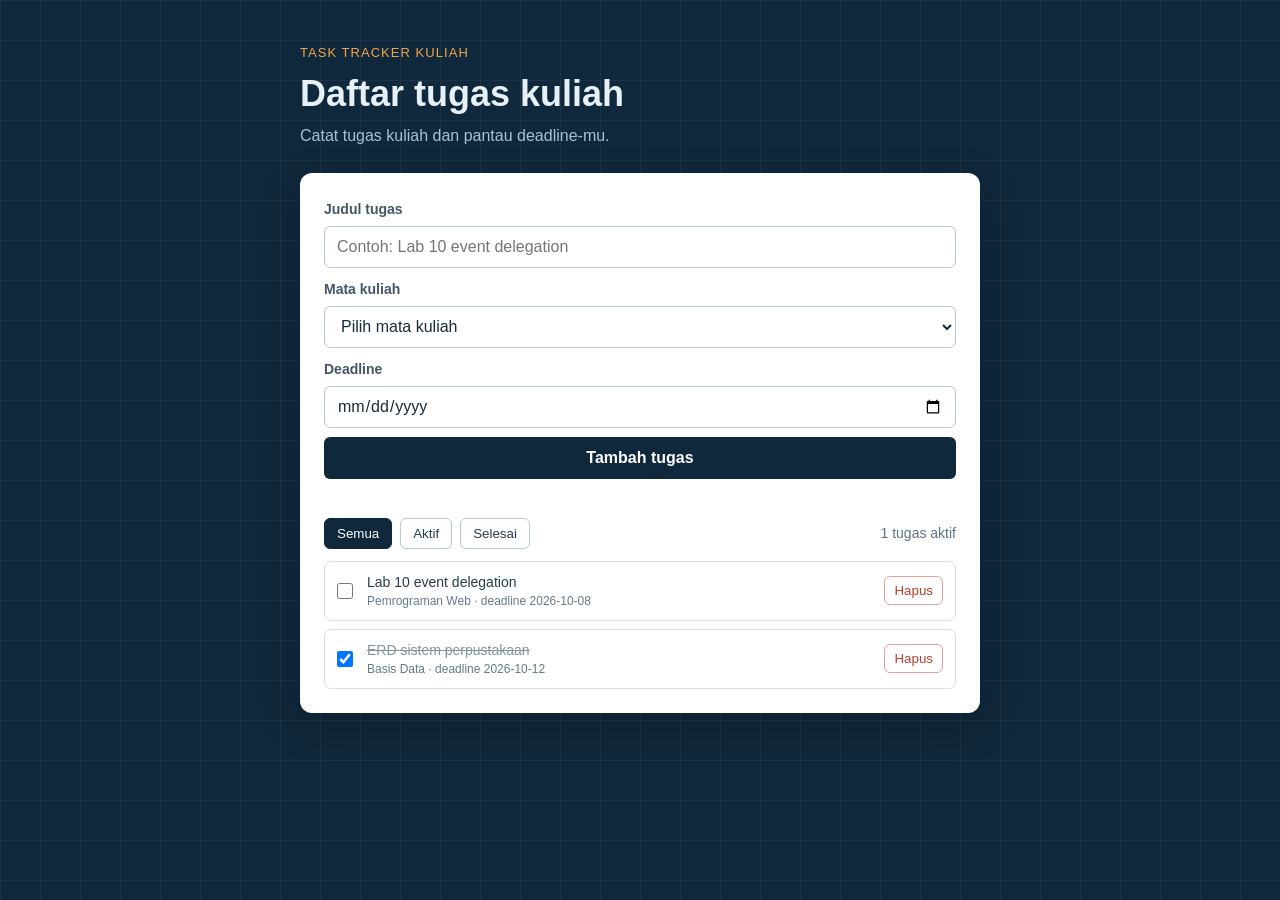
<file: tracker-v1/index.html>
﻿<!doctype html>
<html lang="id">
  <head>
    <meta charset="utf-8" />
    <meta name="viewport" content="width=device-width, initial-scale=1" />
    <meta name="theme-color" content="#10283b" />
    <title>Task Tracker Kuliah</title>
    <link rel="stylesheet" href="style.css" />
    <script src="app.js" defer></script>
  </head>
  <body>
    <main class="app">
      <header class="app-header">
        <p class="eyebrow">Task Tracker Kuliah</p>
        <h1>Daftar tugas kuliah</h1>
        <p class="intro">Catat tugas kuliah dan pantau deadline-mu.</p>
      </header>

      <section class="tracker" aria-label="Task Tracker Kuliah">
        <form id="task-form" class="task-form">
          <label for="task-title">Judul tugas</label>
          <input id="task-title" name="judul" type="text" minlength="3" placeholder="Contoh: Lab 10 event delegation" required />

          <label for="task-course">Mata kuliah</label>
          <select id="task-course" name="matkul" required>
            <option value="">Pilih mata kuliah</option>
            <option value="Pemrograman Web">Pemrograman Web</option>
            <option value="Basis Data">Basis Data</option>
            <option value="Struktur Data">Struktur Data</option>
          </select>

          <label for="task-deadline">Deadline</label>
          <input id="task-deadline" name="deadline" type="date" required />

          <button type="submit">Tambah tugas</button>
          <p id="form-message" class="form-message" aria-live="polite"></p>
        </form>

        <div class="task-toolbar">
          <div class="filters" role="group" aria-label="Filter tugas">
            <button class="filter-button is-active" type="button" data-filter="semua" aria-pressed="true">Semua</button>
            <button class="filter-button" type="button" data-filter="aktif" aria-pressed="false">Aktif</button>
            <button class="filter-button" type="button" data-filter="selesai" aria-pressed="false">Selesai</button>
          </div>
          <p id="task-counter" class="task-counter" aria-live="polite">0 tugas aktif</p>
        </div>

        <ul id="task-list" class="task-list" aria-label="Daftar tugas"></ul>
        <p id="empty-state" class="empty-state">Belum ada tugas. Tambahkan tugas pertamamu.</p>
      </section>
    </main>
  </body>
</html>
</file>
<file: tracker-v1/style.css>
﻿:root {
  color-scheme: light;
  font-family: Arial, Helvetica, sans-serif;
  color: #172b3b;
  background: #10283b;
  font-synthesis: none;
  text-rendering: optimizeLegibility;
}

* { box-sizing: border-box; }

body {
  min-width: 320px;
  min-height: 100vh;
  margin: 0;
  padding: 32px 20px;
  background-color: #10283b;
  background-image: linear-gradient(#ffffff0d 1px, transparent 1px), linear-gradient(90deg, #ffffff0d 1px, transparent 1px);
  background-size: 40px 40px;
}

.app { width: min(100%, 680px); margin: 0 auto; }
.app-header { margin-bottom: 24px; color: #e6f0f7; }
.eyebrow { color: #f1a54b; font-size: 13px; letter-spacing: .08em; text-transform: uppercase; }
h1 { margin: 8px 0; font-size: clamp(26px, 5vw, 36px); }
.intro { margin: 0; color: #a8c2d3; line-height: 1.6; }

.tracker { padding: 24px; border-radius: 12px; background: #fff; box-shadow: 0 12px 36px #06152155; }
.task-form { display: grid; gap: 9px; }
.task-form label { margin-top: 4px; color: #435668; font-size: 14px; font-weight: 600; }
.task-form input, .task-form select { width: 100%; min-height: 42px; padding: 9px 12px; border: 1px solid #b7c8d6; border-radius: 6px; background: #fff; color: #172b3b; font: inherit; }
.task-form button { min-height: 42px; padding: 9px 16px; border: 0; border-radius: 6px; background: #10283b; color: white; font: inherit; font-weight: 600; cursor: pointer; }
.form-message { min-height: 18px; margin: 0; color: #b64031; font-size: 13px; }
.task-toolbar { display: flex; align-items: center; justify-content: space-between; gap: 12px; margin: 12px 0; }
.filters { display: flex; flex-wrap: wrap; gap: 8px; }
.filter-button { padding: 7px 12px; border: 1px solid #b7c8d6; border-radius: 6px; background: white; color: #263d50; cursor: pointer; }
.filter-button.is-active { border-color: #10283b; background: #10283b; color: white; }
.task-counter { margin: 0; color: #5d7283; font-size: 14px; }
.task-list { display: grid; gap: 8px; margin: 0; padding: 0; list-style: none; }
.task-item { display: grid; grid-template-columns: 18px minmax(0, 1fr) auto; align-items: center; gap: 12px; padding: 12px; border: 1px solid #d5e0e8; border-radius: 7px; }
.task-item input { width: 16px; height: 16px; margin: 0; }
.task-details { min-width: 0; }
.task-title, .task-metadata { margin: 0; }
.task-title { color: #263d50; font-size: 14px; }
.task-title.is-complete { color: #8293a0; text-decoration: line-through; }
.task-metadata { margin-top: 4px; color: #637b8d; font-size: 12px; }
.delete-button { padding: 6px 9px; border: 1px solid #e4a39a; border-radius: 6px; background: #fff; color: #b64031; cursor: pointer; }
.empty-state { margin: 18px 0 4px; color: #718392; text-align: center; }

@media (max-width: 480px) {
  body { padding: 22px 14px; }
  .tracker { padding: 18px; }
  .task-toolbar { align-items: flex-start; flex-direction: column; }
}
</file>
